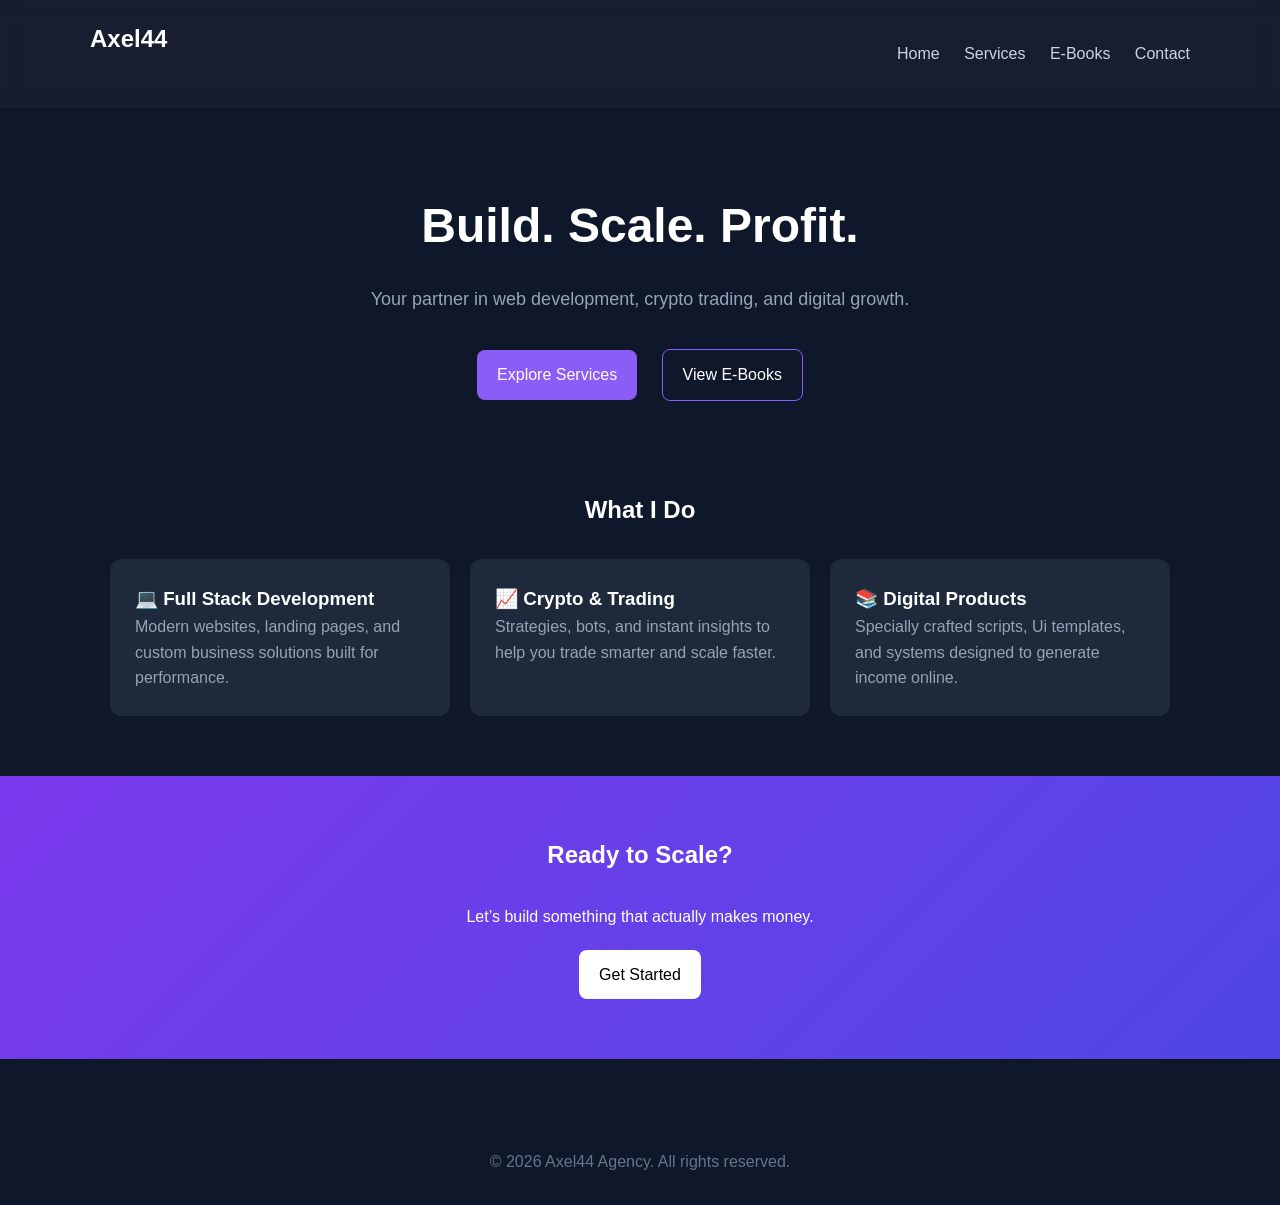
<file: index.html>
<!DOCTYPE html>
<html lang="en">
<head>
  <meta charset="UTF-8">
  <meta name="viewport" content="width=device-width, initial-scale=1.0">
  <title>Axel44 Agency</title>
  <link rel="stylesheet" href="style.css">
</head>
<body>

  <!-- NAV -->
  <header>
    <div class="container nav">
      <h2 class="logo">Axel44</h2>
      <div class="links">
        <a href="#">Home</a>
        <a href="#services">Services</a>
        <a href="#">E-Books</a>
        <a href="#">Contact</a>
      </div>
    </div>
  </header>

  <!-- HERO -->
  <section class="hero container">
    <h1>Build. Scale. Profit.</h1>
    <p>Your partner in web development, crypto trading, and digital growth.</p>
    <div class="cta">
      <a href="#">Explore Services</a>
      <a href="#" class="secondary">View E-Books</a>
    </div>
  </section>

  <!-- SERVICES -->
  <section id="services" class="container">
    <h2>What I Do</h2>

    <div class="services">

      <div class="card">
        <h3>💻 Full Stack Development</h3>
        <p>Modern websites, landing pages, and custom business solutions built for performance.</p>
      </div>

      <div class="card">
        <h3>📈 Crypto & Trading</h3>
        <p>Strategies, bots, and instant insights to help you trade smarter and scale faster.</p>
      </div>

      <div class="card">
        <h3>📚 Digital Products</h3>
        <p>Specially crafted scripts, Ui templates, and systems designed to generate income online.</p>
      </div>

    </div>
  </section>

  <!-- CTA -->
  <section class="cta-section">
    <div class="container">
      <h2>Ready to Scale?</h2>
      <p>Let’s build something that actually makes money.</p>
      <a href="#">Get Started</a>
    </div>
  </section>

  <!-- FOOTER -->
  <footer>
    <p>© 2026 Axel44 Agency. All rights reserved.</p>
  </footer>

</body>
</html>
</file>
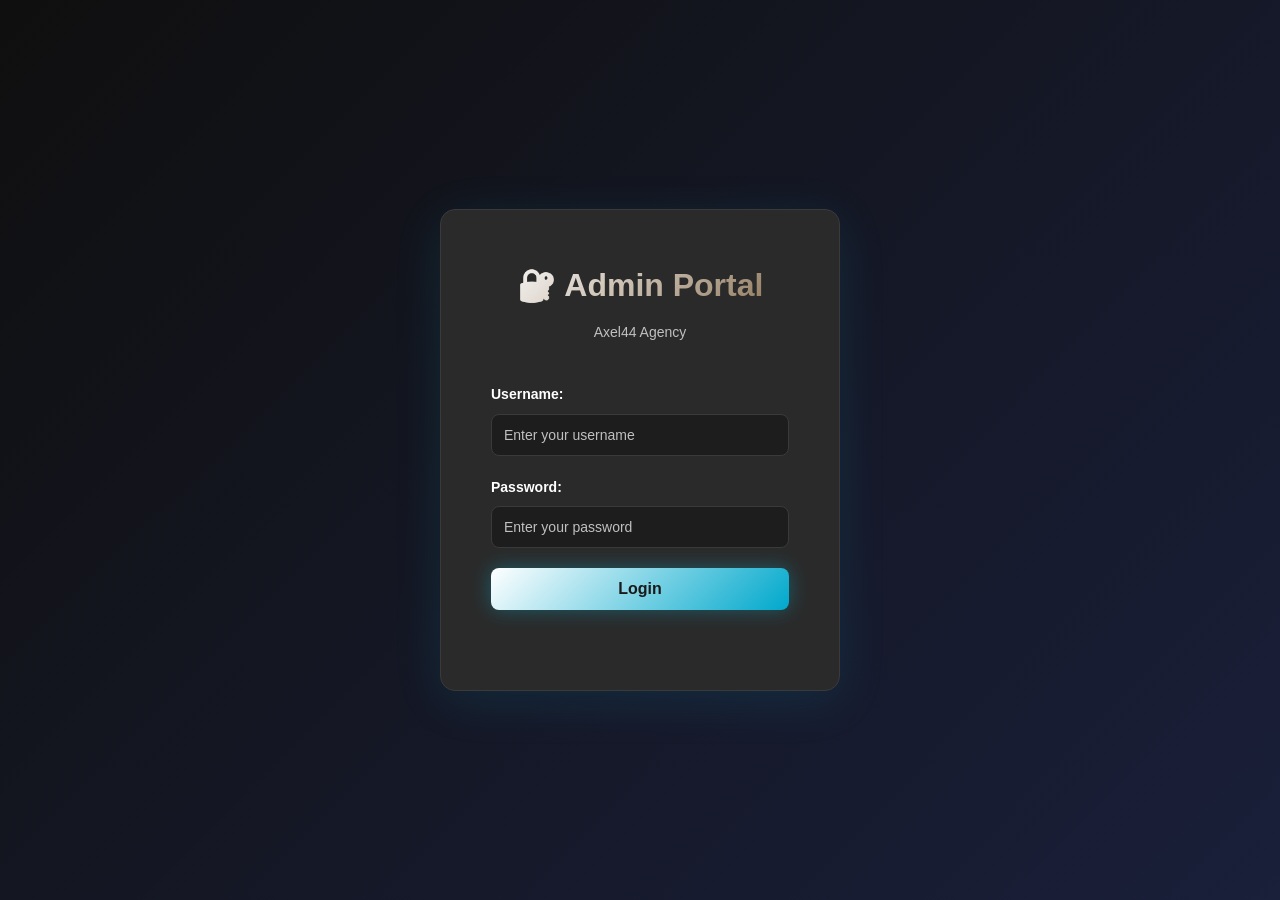
<file: admin-dashboard.html>
<!DOCTYPE html>
<html lang="en">
<head>
    <meta charset="UTF-8">
    <meta name="viewport" content="width=device-width, initial-scale=1.0">
    <title>Admin Dashboard - Axel44 Agency</title>
    <link rel="stylesheet" href="admin-style.css">
</head>
<body>
    <div class="dashboard-wrapper">
        <!-- Sidebar Navigation -->
        <aside class="sidebar">
            <div class="sidebar-header">
                <h2>💼 Axel44</h2>
            </div>
            <nav class="sidebar-nav">
                <a href="#dashboard" class="nav-item active">📊 Dashboard</a>
                <a href="#analytics" class="nav-item">📈 Analytics</a>
                <a href="#ebooks" class="nav-item">📚 E-Books</a>
                <a href="#services" class="nav-item">🎯 Services</a>
                <a href="#profile" class="nav-item">👤 Profile</a>
            </nav>
            <button id="logoutBtn" class="btn-logout">🚪 Logout</button>
        </aside>

        <!-- Main Dashboard Content -->
        <main class="dashboard-content">
            <!-- Header -->
            <header class="dashboard-header">
                <h1 id="welcomeMessage">Welcome, alx!</h1>
                <div class="header-right">
                    <div class="datetime-display">
                        <div id="currentDate">Loading date...</div>
                        <div id="currentTime">Loading time...</div>
                    </div>
                </div>
            </header>

            <!-- Dashboard Grid -->
            <div class="dashboard-grid">
                <!-- Welcome Card -->
                <div class="dashboard-card welcome-card">
                    <div class="card-header">
                        <h2>Welcome Back</h2>
                    </div>
                    <div class="card-content">
                        <p>You have successfully logged into the Axel44 Agency Admin Dashboard.</p>
                        <p>Monitor your business metrics, manage your services, and track your e-book sales from this central hub.</p>
                    </div>
                </div>

                <!-- Stats Cards -->
                <div class="dashboard-card stat-card">
                    <div class="stat-icon">📚</div>
                    <div class="stat-content">
                        <h3>Active E-Books</h3>
                        <p class="stat-number">6</p>
                    </div>
                </div>

                <div class="dashboard-card stat-card">
                    <div class="stat-icon">🎯</div>
                    <div class="stat-content">
                        <h3>Services Offered</h3>
                        <p class="stat-number">6</p>
                    </div>
                </div>

                <div class="dashboard-card stat-card">
                    <div class="stat-icon">💰</div>
                    <div class="stat-content">
                        <h3>Total Revenue</h3>
                        <p class="stat-number">$12.5K</p>
                    </div>
                </div>

                <!-- Quick Actions -->
                <div class="dashboard-card quick-actions">
                    <h3>Quick Actions</h3>
                    <div class="action-buttons">
                        <button class="action-btn">Add New E-Book</button>
                        <button class="action-btn">View Analytics</button>
                        <button class="action-btn">Manage Services</button>
                        <button class="action-btn">View Orders</button>
                    </div>
                </div>

                <!-- Activity Feed -->
                <div class="dashboard-card activity">
                    <h3>Recent Activity</h3>
                    <div class="activity-list">
                        <div class="activity-item">
                            <span class="activity-time">Today</span>
                            <p>3 new e-book purchases</p>
                        </div>
                        <div class="activity-item">
                            <span class="activity-time">Today</span>
                            <p>Updated social media strategy</p>
                        </div>
                        <div class="activity-item">
                            <span class="activity-time">Yesterday</span>
                            <p>Published new blog post</p>
                        </div>
                        <div class="activity-item">
                            <span class="activity-time">2 days ago</span>
                            <p>Completed client project</p>
                        </div>
                    </div>
                </div>

                <!-- Services Overview -->
                <div class="dashboard-card services-overview">
                    <h3>Services Overview</h3>
                    <div class="services-list">
                        <div class="service-item">
                            <span>💻 Web Development</span>
                            <span class="badge">Active</span>
                        </div>
                        <div class="service-item">
                            <span>📱 Social Media</span>
                            <span class="badge">Active</span>
                        </div>
                        <div class="service-item">
                            <span>₿ Crypto Trading</span>
                            <span class="badge">Active</span>
                        </div>
                        <div class="service-item">
                            <span>📊 Marketing</span>
                            <span class="badge">Active</span>
                        </div>
                        <div class="service-item">
                            <span>🤖 Prompt Engineering</span>
                            <span class="badge">Active</span>
                        </div>
                        <div class="service-item">
                            <span>📚 E-Books</span>
                            <span class="badge">Active</span>
                        </div>
                    </div>
                </div>
            </div>
        </main>
    </div>

    <script src="admin.js"></script>
</body>
</html>
</file>
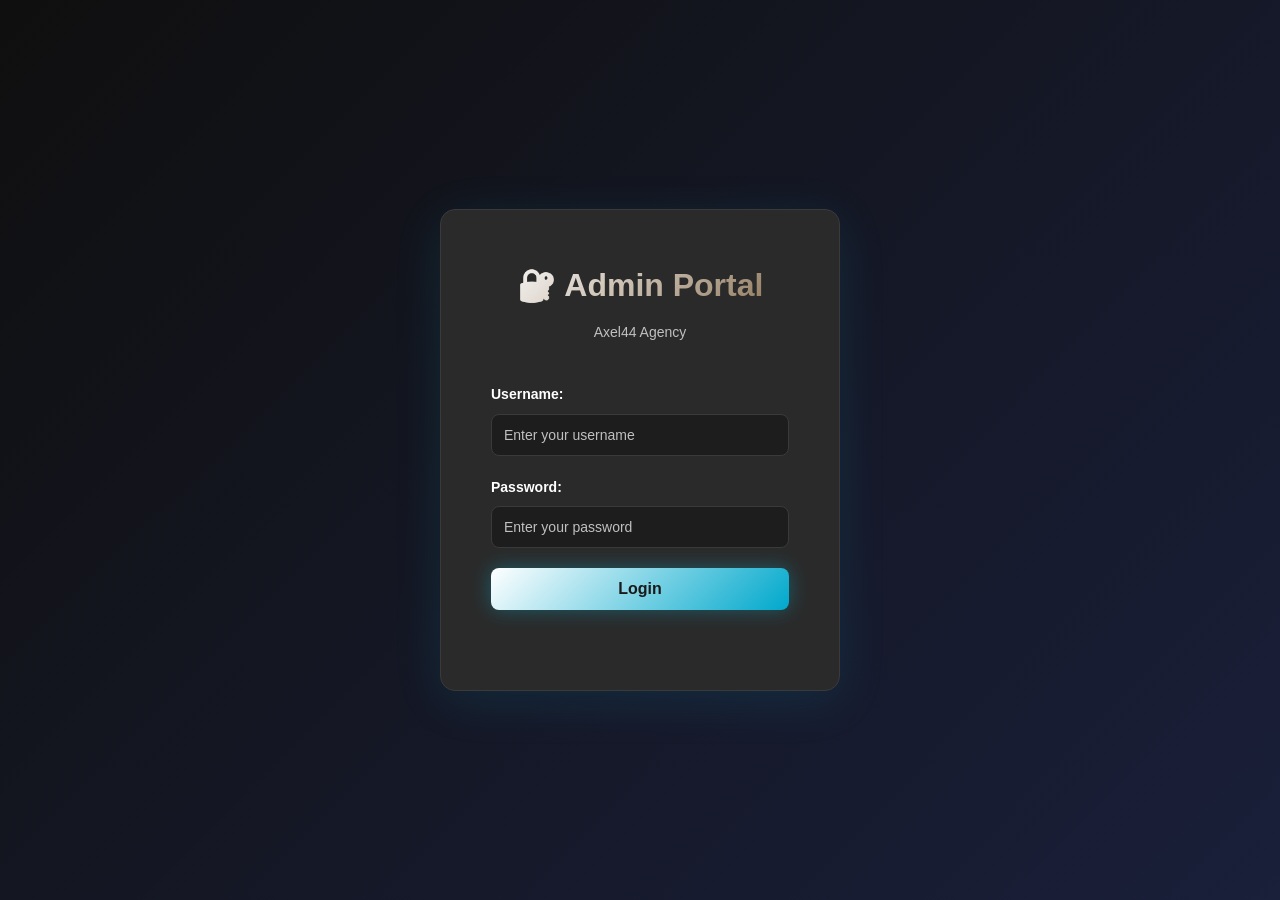
<file: admin-login.html>
<!DOCTYPE html>
<html lang="en">
<head>
    <meta charset="UTF-8">
    <meta name="viewport" content="width=device-width, initial-scale=1.0">
    <title>Admin Login - Axel44 Agency</title>
    <link rel="stylesheet" href="admin-style.css">
</head>
<body>
    <div class="admin-container">
        <div class="login-box">
            <div class="login-header">
                <h1>🔐 Admin Portal</h1>
                <p>Axel44 Agency</p>
            </div>

            <form id="adminLoginForm" class="login-form">
                <div class="form-group">
                    <label for="adminUsername">Username:</label>
                    <input 
                        type="text" 
                        id="adminUsername" 
                        name="username" 
                        placeholder="Enter your username" 
                        required
                    >
                </div>

                <div class="form-group">
                    <label for="adminPassword">Password:</label>
                    <input 
                        type="password" 
                        id="adminPassword" 
                        name="password" 
                        placeholder="Enter your password" 
                        required
                    >
                </div>

                <button type="submit" class="btn-login">Login</button>
            </form>

            
        </div>
    </div>

    <script src="admin.js"></script>
</body>
</html>
</file>
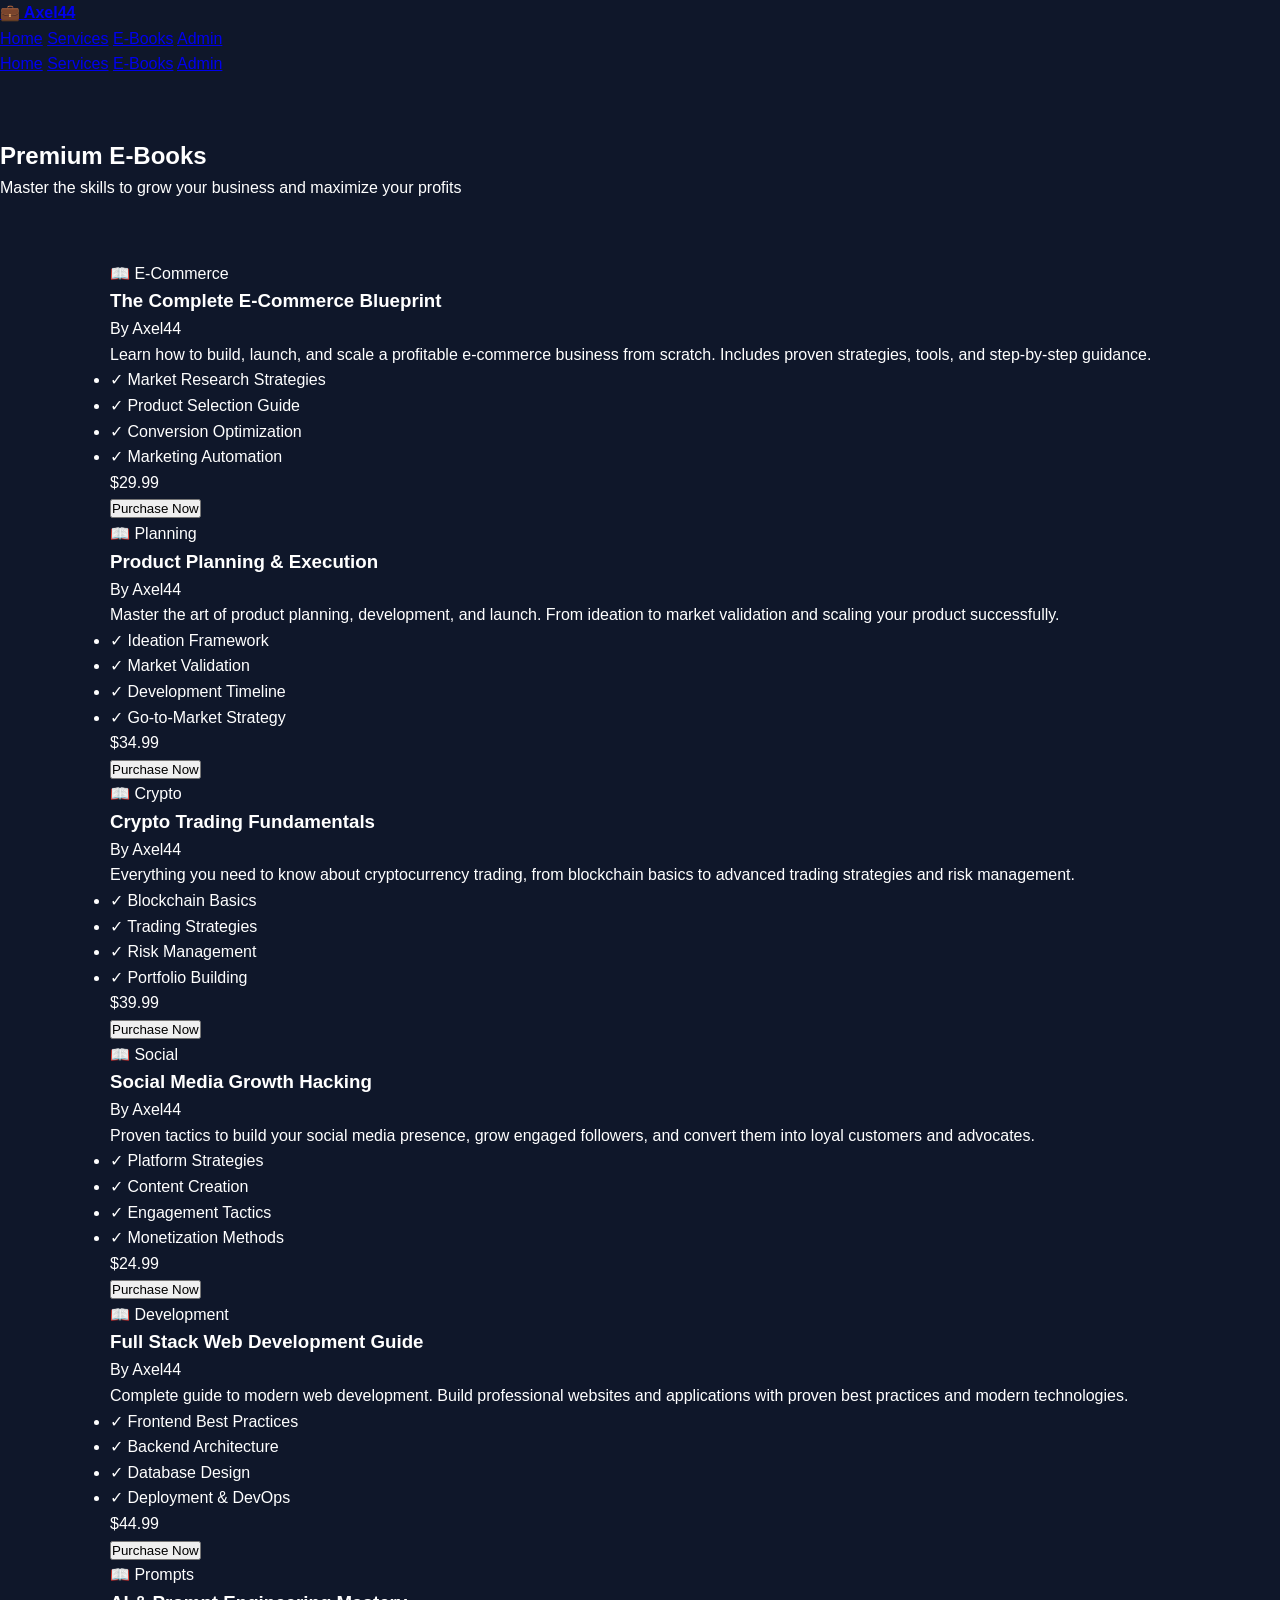
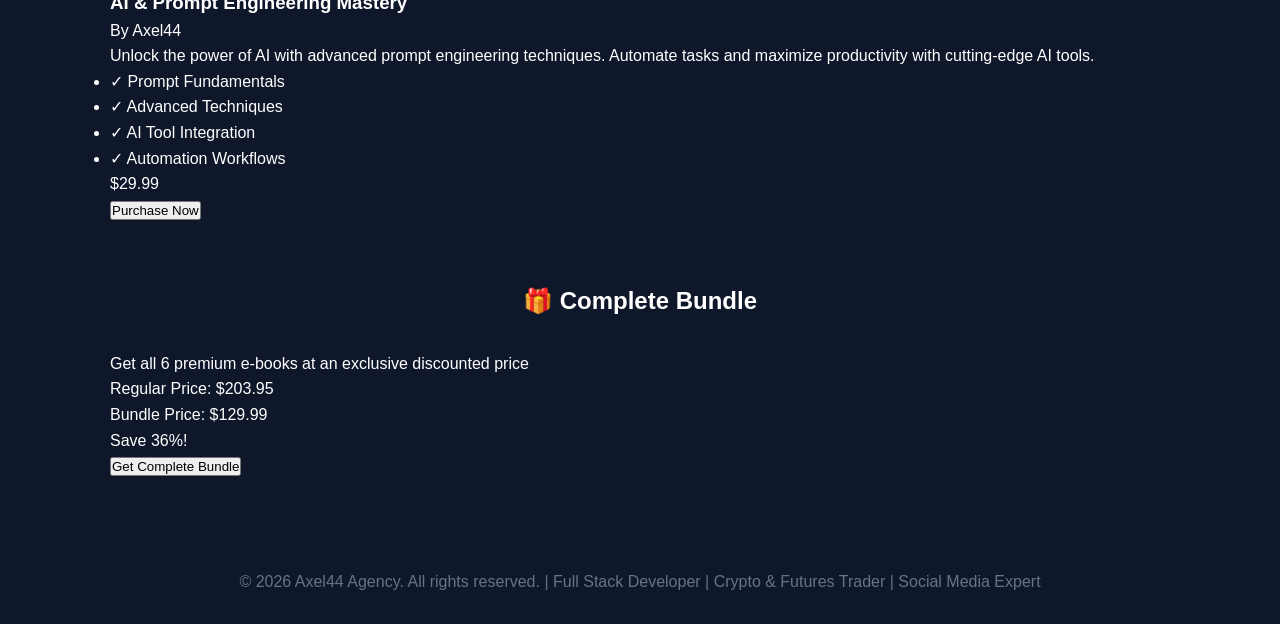
<file: ebooks.html>
<!DOCTYPE html>
<html lang="en">
<head>
    <meta charset="UTF-8">
    <meta name="viewport" content="width=device-width, initial-scale=1.0">
    <title>Premium E-Books - Axel44 Agency</title>
    <link rel="stylesheet" href="style.css">
</head>
<body>
    <!-- Navigation Bar -->
    <nav class="navbar">
        <div class="nav-container">
            <div class="logo">
                <a href="index.html">💼 Axel44</a>
            </div>
            <div class="nav-links">
                <a href="index.html">Home</a>
                <a href="services.html">Services</a>
                <a href="ebooks.html" class="active">E-Books</a>
                <a href="admin-login.html" class="admin-link">Admin</a>
            </div>
            <div class="hamburger" id="hamburger">
                <span></span>
                <span></span>
                <span></span>
            </div>
        </div>
    </nav>

    <!-- Mobile Navigation -->
    <div class="mobile-nav" id="mobileNav">
        <a href="index.html">Home</a>
        <a href="services.html">Services</a>
        <a href="ebooks.html" class="active">E-Books</a>
        <a href="admin-login.html">Admin</a>
    </div>

    <!-- Page Header -->
    <section class="page-header">
        <h1>Premium E-Books</h1>
        <p>Master the skills to grow your business and maximize your profits</p>
    </section>

    <!-- E-Books Container -->
    <section class="ebooks-section">
        <div class="container">
            <div class="ebooks-grid">
                <!-- E-Book 1 -->
                <div class="ebook-card">
                    <div class="ebook-cover">📖 E-Commerce</div>
                    <h3>The Complete E-Commerce Blueprint</h3>
                    <p class="author">By Axel44</p>
                    <p class="description">Learn how to build, launch, and scale a profitable e-commerce business from scratch. Includes proven strategies, tools, and step-by-step guidance.</p>
                    <ul class="ebook-features">
                        <li>✓ Market Research Strategies</li>
                        <li>✓ Product Selection Guide</li>
                        <li>✓ Conversion Optimization</li>
                        <li>✓ Marketing Automation</li>
                    </ul>
                    <p class="price">$29.99</p>
                    <button class="btn btn-secondary btn-purchase">Purchase Now</button>
                </div>

                <!-- E-Book 2 -->
                <div class="ebook-card">
                    <div class="ebook-cover">📖 Planning</div>
                    <h3>Product Planning & Execution</h3>
                    <p class="author">By Axel44</p>
                    <p class="description">Master the art of product planning, development, and launch. From ideation to market validation and scaling your product successfully.</p>
                    <ul class="ebook-features">
                        <li>✓ Ideation Framework</li>
                        <li>✓ Market Validation</li>
                        <li>✓ Development Timeline</li>
                        <li>✓ Go-to-Market Strategy</li>
                    </ul>
                    <p class="price">$34.99</p>
                    <button class="btn btn-secondary btn-purchase">Purchase Now</button>
                </div>

                <!-- E-Book 3 -->
                <div class="ebook-card">
                    <div class="ebook-cover">📖 Crypto</div>
                    <h3>Crypto Trading Fundamentals</h3>
                    <p class="author">By Axel44</p>
                    <p class="description">Everything you need to know about cryptocurrency trading, from blockchain basics to advanced trading strategies and risk management.</p>
                    <ul class="ebook-features">
                        <li>✓ Blockchain Basics</li>
                        <li>✓ Trading Strategies</li>
                        <li>✓ Risk Management</li>
                        <li>✓ Portfolio Building</li>
                    </ul>
                    <p class="price">$39.99</p>
                    <button class="btn btn-secondary btn-purchase">Purchase Now</button>
                </div>

                <!-- E-Book 4 -->
                <div class="ebook-card">
                    <div class="ebook-cover">📖 Social</div>
                    <h3>Social Media Growth Hacking</h3>
                    <p class="author">By Axel44</p>
                    <p class="description">Proven tactics to build your social media presence, grow engaged followers, and convert them into loyal customers and advocates.</p>
                    <ul class="ebook-features">
                        <li>✓ Platform Strategies</li>
                        <li>✓ Content Creation</li>
                        <li>✓ Engagement Tactics</li>
                        <li>✓ Monetization Methods</li>
                    </ul>
                    <p class="price">$24.99</p>
                    <button class="btn btn-secondary btn-purchase">Purchase Now</button>
                </div>

                <!-- E-Book 5 -->
                <div class="ebook-card">
                    <div class="ebook-cover">📖 Development</div>
                    <h3>Full Stack Web Development Guide</h3>
                    <p class="author">By Axel44</p>
                    <p class="description">Complete guide to modern web development. Build professional websites and applications with proven best practices and modern technologies.</p>
                    <ul class="ebook-features">
                        <li>✓ Frontend Best Practices</li>
                        <li>✓ Backend Architecture</li>
                        <li>✓ Database Design</li>
                        <li>✓ Deployment & DevOps</li>
                    </ul>
                    <p class="price">$44.99</p>
                    <button class="btn btn-secondary btn-purchase">Purchase Now</button>
                </div>

                <!-- E-Book 6 -->
                <div class="ebook-card">
                    <div class="ebook-cover">📖 Prompts</div>
                    <h3>AI & Prompt Engineering Mastery</h3>
                    <p class="author">By Axel44</p>
                    <p class="description">Unlock the power of AI with advanced prompt engineering techniques. Automate tasks and maximize productivity with cutting-edge AI tools.</p>
                    <ul class="ebook-features">
                        <li>✓ Prompt Fundamentals</li>
                        <li>✓ Advanced Techniques</li>
                        <li>✓ AI Tool Integration</li>
                        <li>✓ Automation Workflows</li>
                    </ul>
                    <p class="price">$29.99</p>
                    <button class="btn btn-secondary btn-purchase">Purchase Now</button>
                </div>
            </div>
        </div>
    </section>

    <!-- Bundle Offer -->
    <section class="bundle-offer">
        <div class="container">
            <h2>🎁 Complete Bundle</h2>
            <p>Get all 6 premium e-books at an exclusive discounted price</p>
            <div class="bundle-content">
                <p class="regular-price">Regular Price: $203.95</p>
                <p class="bundle-price">Bundle Price: $129.99</p>
                <p class="savings">Save 36%!</p>
                <button class="btn btn-primary">Get Complete Bundle</button>
            </div>
        </div>
    </section>

    <!-- Footer -->
    <footer class="footer">
        <div class="footer-content">
            <p>&copy; 2026 Axel44 Agency. All rights reserved. | Full Stack Developer | Crypto & Futures Trader | Social Media Expert</p>
        </div>
    </footer>

    <script src="main.js"></script>
</body>
</html>
</file>
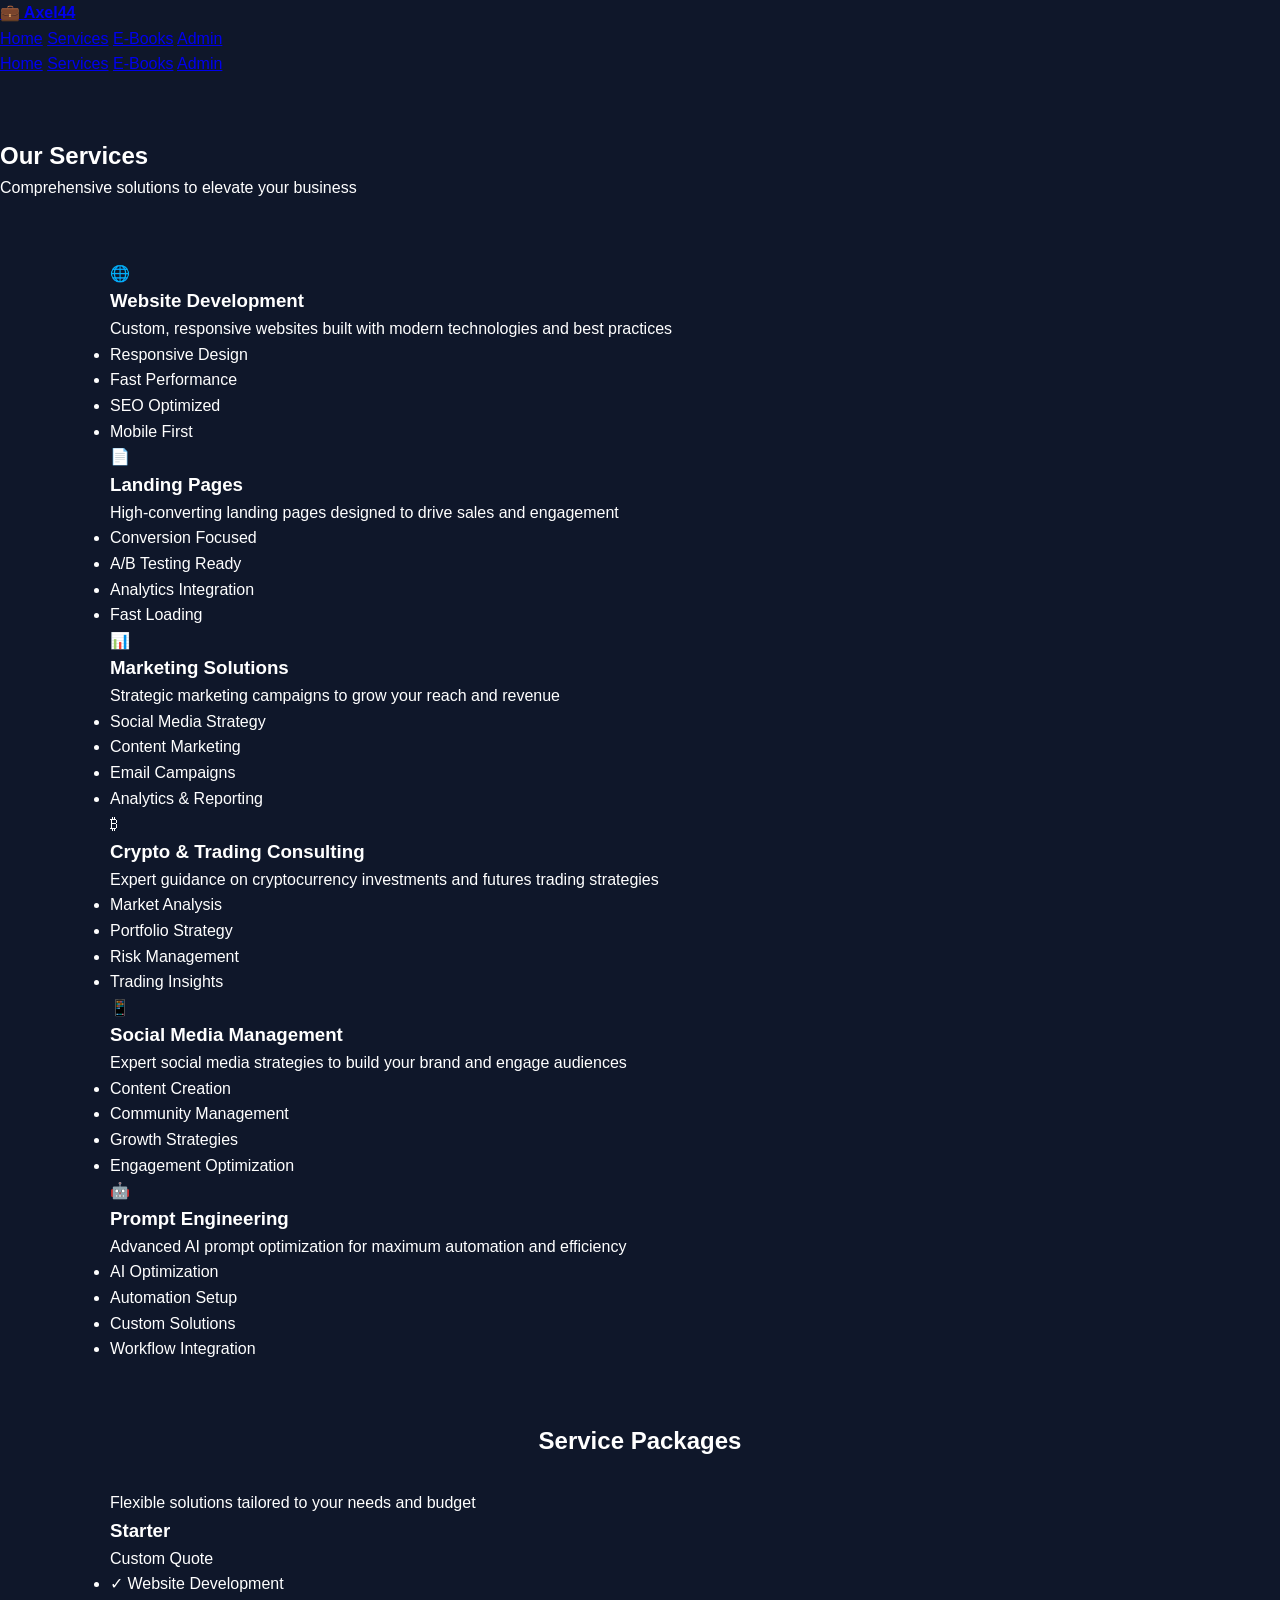
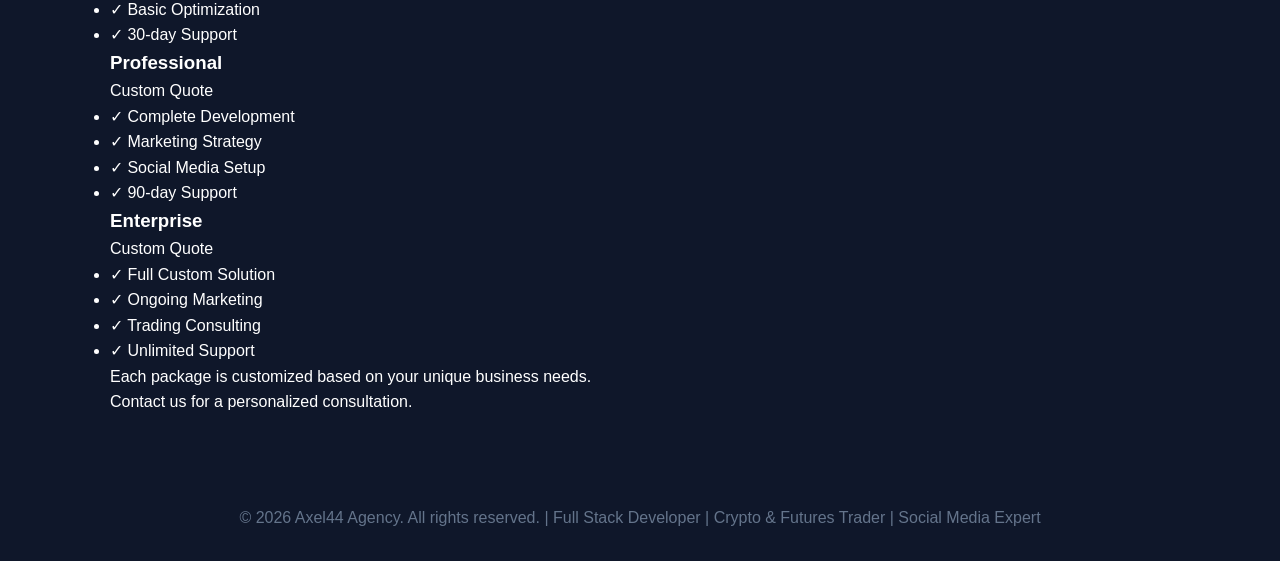
<file: services.html>
<!DOCTYPE html>
<html lang="en">
<head>
    <meta charset="UTF-8">
    <meta name="viewport" content="width=device-width, initial-scale=1.0">
    <title>Services - Axel44 Agency</title>
    <link rel="stylesheet" href="style.css">
</head>
<body>
    <!-- Navigation Bar -->
    <nav class="navbar">
        <div class="nav-container">
            <div class="logo">
                <a href="index.html">💼 Axel44</a>
            </div>
            <div class="nav-links">
                <a href="index.html">Home</a>
                <a href="services.html" class="active">Services</a>
                <a href="ebooks.html">E-Books</a>
                <a href="admin-login.html" class="admin-link">Admin</a>
            </div>
            <div class="hamburger" id="hamburger">
                <span></span>
                <span></span>
                <span></span>
            </div>
        </div>
    </nav>

    <!-- Mobile Navigation -->
    <div class="mobile-nav" id="mobileNav">
        <a href="index.html">Home</a>
        <a href="services.html" class="active">Services</a>
        <a href="ebooks.html">E-Books</a>
        <a href="admin-login.html">Admin</a>
    </div>

    <!-- Page Header -->
    <section class="page-header">
        <h1>Our Services</h1>
        <p>Comprehensive solutions to elevate your business</p>
    </section>

    <!-- Services Container -->
    <section class="services-section">
        <div class="container">
            <div class="services-grid">
                <!-- Web Development -->
                <div class="service-card">
                    <div class="service-icon">🌐</div>
                    <h3>Website Development</h3>
                    <p>Custom, responsive websites built with modern technologies and best practices</p>
                    <ul>
                        <li>Responsive Design</li>
                        <li>Fast Performance</li>
                        <li>SEO Optimized</li>
                        <li>Mobile First</li>
                    </ul>
                </div>

                <!-- Online Pages -->
                <div class="service-card">
                    <div class="service-icon">📄</div>
                    <h3>Landing Pages</h3>
                    <p>High-converting landing pages designed to drive sales and engagement</p>
                    <ul>
                        <li>Conversion Focused</li>
                        <li>A/B Testing Ready</li>
                        <li>Analytics Integration</li>
                        <li>Fast Loading</li>
                    </ul>
                </div>

                <!-- Marketing Solutions -->
                <div class="service-card">
                    <div class="service-icon">📊</div>
                    <h3>Marketing Solutions</h3>
                    <p>Strategic marketing campaigns to grow your reach and revenue</p>
                    <ul>
                        <li>Social Media Strategy</li>
                        <li>Content Marketing</li>
                        <li>Email Campaigns</li>
                        <li>Analytics & Reporting</li>
                    </ul>
                </div>

                <!-- Crypto & Trading Consulting -->
                <div class="service-card">
                    <div class="service-icon">₿</div>
                    <h3>Crypto & Trading Consulting</h3>
                    <p>Expert guidance on cryptocurrency investments and futures trading strategies</p>
                    <ul>
                        <li>Market Analysis</li>
                        <li>Portfolio Strategy</li>
                        <li>Risk Management</li>
                        <li>Trading Insights</li>
                    </ul>
                </div>

                <!-- Social Media Management -->
                <div class="service-card">
                    <div class="service-icon">📱</div>
                    <h3>Social Media Management</h3>
                    <p>Expert social media strategies to build your brand and engage audiences</p>
                    <ul>
                        <li>Content Creation</li>
                        <li>Community Management</li>
                        <li>Growth Strategies</li>
                        <li>Engagement Optimization</li>
                    </ul>
                </div>

                <!-- Prompt Engineering -->
                <div class="service-card">
                    <div class="service-icon">🤖</div>
                    <h3>Prompt Engineering</h3>
                    <p>Advanced AI prompt optimization for maximum automation and efficiency</p>
                    <ul>
                        <li>AI Optimization</li>
                        <li>Automation Setup</li>
                        <li>Custom Solutions</li>
                        <li>Workflow Integration</li>
                    </ul>
                </div>
            </div>
        </div>
    </section>

    <!-- Package Info -->
    <section class="packages">
        <div class="container">
            <h2>Service Packages</h2>
            <p class="subtitle">Flexible solutions tailored to your needs and budget</p>
            <div class="packages-grid">
                <div class="package">
                    <h3>Starter</h3>
                    <p class="price">Custom Quote</p>
                    <ul>
                        <li>✓ Website Development</li>
                        <li>✓ Basic Optimization</li>
                        <li>✓ 30-day Support</li>
                    </ul>
                </div>
                <div class="package featured">
                    <h3>Professional</h3>
                    <p class="price">Custom Quote</p>
                    <ul>
                        <li>✓ Complete Development</li>
                        <li>✓ Marketing Strategy</li>
                        <li>✓ Social Media Setup</li>
                        <li>✓ 90-day Support</li>
                    </ul>
                </div>
                <div class="package">
                    <h3>Enterprise</h3>
                    <p class="price">Custom Quote</p>
                    <ul>
                        <li>✓ Full Custom Solution</li>
                        <li>✓ Ongoing Marketing</li>
                        <li>✓ Trading Consulting</li>
                        <li>✓ Unlimited Support</li>
                    </ul>
                </div>
            </div>
            <div class="contact-cta">
                <p>Each package is customized based on your unique business needs.</p>
                <p>Contact us for a personalized consultation.</p>
            </div>
        </div>
    </section>

    <!-- Footer -->
    <footer class="footer">
        <div class="footer-content">
            <p>&copy; 2026 Axel44 Agency. All rights reserved. | Full Stack Developer | Crypto & Futures Trader | Social Media Expert</p>
        </div>
    </footer>

    <script src="main.js"></script>
</body>
</html>
</file>
<file: style.css>
/* RESET */
* {
  margin: 0;
  padding: 0;
  box-sizing: border-box;
}

/* BODY */
body {
  font-family: -apple-system, BlinkMacSystemFont, "Segoe UI", Roboto, sans-serif;
  background: #0f172a;
  color: #fff;
  line-height: 1.6;
}

/* CONTAINER */
.container {
  max-width: 1100px;
  margin: auto;
  padding: 0 20px;
}

/* NAV */
header {
  background: rgba(255,255,255,0.03);
  backdrop-filter: blur(10px);
}

.nav {
  display: flex;
  justify-content: space-between;
  align-items: center;
  padding: 20px 0;
}

.logo {
  font-weight: bold;
}

.links a {
  color: #cbd5e1;
  margin-left: 20px;
  text-decoration: none;
  transition: 0.3s;
}

.links a:hover {
  color: #fff;
}

/* HERO */
.hero {
  text-align: center;
  padding: 80px 0;
}

.hero h1 {
  font-size: 48px;
  margin-bottom: 20px;
}

.hero p {
  color: #94a3b8;
  font-size: 18px;
}

.cta {
  margin-top: 25px;
}

.cta a {
  display: inline-block;
  padding: 12px 20px;
  margin: 10px;
  border-radius: 8px;
  background: #8b5cf6;
  color: white;
  text-decoration: none;
  transition: 0.3s;
}

.cta a:hover {
  background: #7c3aed;
}

.cta .secondary {
  background: transparent;
  border: 1px solid #8b5cf6;
}

/* SERVICES */
section {
  margin: 60px 0;
}

h2 {
  text-align: center;
  margin-bottom: 30px;
}

.services {
  display: grid;
  grid-template-columns: repeat(auto-fit, minmax(250px, 1fr));
  gap: 20px;
}

.card {
  background: #1e293b;
  padding: 25px;
  border-radius: 12px;
  transition: 0.3s;
}

.card:hover {
  transform: translateY(-5px);
}

.card p {
  color: #94a3b8;
}

/* CTA SECTION */
.cta-section {
  background: linear-gradient(135deg, #7c3aed, #4f46e5);
  text-align: center;
  padding: 60px 20px;
}

.cta-section a {
  display: inline-block;
  margin-top: 20px;
  background: white;
  color: #000;
  padding: 12px 20px;
  border-radius: 8px;
  text-decoration: none;
}

/* FOOTER */
footer {
  text-align: center;
  padding: 30px;
  color: #64748b;
}

/* MOBILE */
@media (max-width: 768px) {
  .hero h1 {
    font-size: 32px;
  }

  .nav {
    flex-direction: column;
  }

  .links {
    margin-top: 10px;
  }
}
</file>
<file: admin-style.css>
/* ==========================================
   Axel44 Agency - Admin Styles
   Modern Dark Theme Admin Dashboard
   ========================================== */

* {
    margin: 0;
    padding: 0;
    box-sizing: border-box;
}

:root {
    --primary-color: #ffffff;
    --secondary-color: #8b7355;
    --accent-color: #ffffff;
    --dark-bg: #1a1a1a;
    --darker-bg: #0f0f0f;
    --card-bg: #2a2a2a;
    --text-light: #ffffff;
    --text-muted: #c0c0c0;
    --success-color: #a8b88a;
    --warning-color: #cc9966;
    --danger-color: #8b4545;
    --border-color: #3a3a3a;
    --sidebar-width: 280px;
}

html, body {
    font-family: 'Segoe UI', Tahoma, Geneva, Verdana, sans-serif;
    background-color: var(--dark-bg);
    color: var(--text-light);
    line-height: 1.6;
    height: 100%;
}

/* ==========================================
   Admin Login Page
   ========================================== */

.admin-container {
    width: 100%;
    height: 100vh;
    display: flex;
    align-items: center;
    justify-content: center;
    background: linear-gradient(135deg, var(--darker-bg) 0%, #1a1f3a 100%);
}

.login-box {
    background: var(--card-bg);
    padding: 50px;
    border-radius: 15px;
    border: 1px solid var(--border-color);
    max-width: 400px;
    width: 90%;
    box-shadow: 0 10px 50px rgba(0, 212, 255, 0.1);
}

.login-header {
    text-align: center;
    margin-bottom: 40px;
}

.login-header h1 {
    font-size: 32px;
    background: linear-gradient(135deg, var(--primary-color) 0%, var(--secondary-color) 100%);
    -webkit-background-clip: text;
    -webkit-text-fill-color: transparent;
    background-clip: text;
    margin-bottom: 10px;
}

.login-header p {
    color: var(--text-muted);
    font-size: 14px;
}

/* ==========================================
   Login Form
   ========================================== */

.login-form {
    margin-bottom: 30px;
}

.form-group {
    margin-bottom: 20px;
}

.form-group label {
    display: block;
    margin-bottom: 8px;
    color: var(--primary-color);
    font-weight: 600;
    font-size: 14px;
}

.form-group input {
    width: 100%;
    padding: 12px;
    border: 1px solid var(--border-color);
    border-radius: 8px;
    background: rgba(0, 0, 0, 0.3);
    color: var(--text-light);
    font-size: 14px;
    transition: all 0.3s;
}

.form-group input:focus {
    outline: none;
    border-color: var(--primary-color);
    box-shadow: 0 0 10px rgba(0, 212, 255, 0.2);
}

.form-group input::placeholder {
    color: var(--text-muted);
}

.btn-login {
    width: 100%;
    padding: 12px;
    background: linear-gradient(135deg, var(--primary-color) 0%, #00a8cc 100%);
    color: var(--dark-bg);
    border: none;
    border-radius: 8px;
    font-weight: 600;
    font-size: 16px;
    cursor: pointer;
    transition: all 0.3s;
    box-shadow: 0 0 20px rgba(0, 212, 255, 0.3);
}

.btn-login:hover {
    transform: translateY(-2px);
    box-shadow: 0 0 30px rgba(0, 212, 255, 0.5);
}

/* ==========================================
   Login Info
   ========================================== */

.login-info {
    background: rgba(0, 212, 255, 0.1);
    padding: 20px;
    border-radius: 8px;
    border: 1px solid var(--border-color);
    text-align: center;
}

.info-note {
    color: var(--text-muted);
    font-size: 12px;
    margin-bottom: 10px;
}

.credentials {
    color: var(--text-light);
    font-size: 13px;
    margin: 5px 0;
}

.credentials strong {
    color: var(--primary-color);
}

/* ==========================================
   Dashboard Layout
   ========================================== */

.dashboard-wrapper {
    display: flex;
    height: 100vh;
    background-color: var(--dark-bg);
}

/* ==========================================
   Sidebar
   ========================================== */

.sidebar {
    width: var(--sidebar-width);
    background: linear-gradient(135deg, var(--darker-bg) 0%, #1a1f3a 100%);
    border-right: 1px solid var(--border-color);
    padding: 20px;
    overflow-y: auto;
    display: flex;
    flex-direction: column;
}

.sidebar-header {
    margin-bottom: 30px;
    padding-bottom: 20px;
    border-bottom: 1px solid var(--border-color);
}

.sidebar-header h2 {
    font-size: 20px;
    background: linear-gradient(135deg, var(--primary-color) 0%, var(--secondary-color) 100%);
    -webkit-background-clip: text;
    -webkit-text-fill-color: transparent;
    background-clip: text;
}

.sidebar-nav {
    flex: 1;
    display: flex;
    flex-direction: column;
    gap: 10px;
}

.nav-item {
    padding: 12px 15px;
    color: var(--text-light);
    text-decoration: none;
    border-radius: 8px;
    transition: all 0.3s;
    cursor: pointer;
    border: 1px solid transparent;
}

.nav-item:hover {
    background-color: var(--border-color);
    color: var(--primary-color);
    border-color: var(--primary-color);
}

.nav-item.active {
    background: linear-gradient(135deg, rgba(0, 212, 255, 0.1) 0%, rgba(255, 107, 157, 0.1) 100%);
    color: var(--primary-color);
    border-color: var(--primary-color);
}

.btn-logout {
    padding: 12px;
    background: linear-gradient(135deg, var(--danger-color) 0%, #ff1a5c 100%);
    color: white;
    border: none;
    border-radius: 8px;
    font-weight: 600;
    cursor: pointer;
    transition: all 0.3s;
    margin-top: auto;
}

.btn-logout:hover {
    transform: translateY(-2px);
    box-shadow: 0 0 20px rgba(255, 51, 102, 0.3);
}

/* ==========================================
   Dashboard Header
   ========================================== */

.dashboard-content {
    flex: 1;
    overflow-y: auto;
    padding: 30px;
}

.dashboard-header {
    display: flex;
    justify-content: space-between;
    align-items: center;
    margin-bottom: 30px;
    padding-bottom: 20px;
    border-bottom: 1px solid var(--border-color);
}

.dashboard-header h1 {
    font-size: 32px;
    background: linear-gradient(135deg, var(--primary-color) 0%, var(--secondary-color) 100%);
    -webkit-background-clip: text;
    -webkit-text-fill-color: transparent;
    background-clip: text;
}

.header-right {
    display: flex;
    gap: 20px;
    align-items: center;
}

.datetime-display {
    background: var(--card-bg);
    padding: 15px 20px;
    border-radius: 8px;
    border: 1px solid var(--border-color);
    text-align: right;
}

#currentDate {
    font-size: 14px;
    color: var(--primary-color);
    font-weight: 600;
}

#currentTime {
    font-size: 18px;
    color: var(--accent-color);
    font-weight: 600;
}

/* ==========================================
   Dashboard Grid
   ========================================== */

.dashboard-grid {
    display: grid;
    grid-template-columns: repeat(auto-fit, minmax(350px, 1fr));
    gap: 20px;
}

.dashboard-card {
    background: var(--card-bg);
    border: 1px solid var(--border-color);
    border-radius: 10px;
    padding: 25px;
    transition: all 0.3s;
}

.dashboard-card:hover {
    border-color: var(--primary-color);
    box-shadow: 0 10px 30px rgba(0, 212, 255, 0.1);
}

.dashboard-card .card-header {
    margin-bottom: 15px;
    padding-bottom: 15px;
    border-bottom: 1px solid var(--border-color);
}

.dashboard-card h2 {
    font-size: 22px;
    color: var(--primary-color);
}

.dashboard-card h3 {
    font-size: 18px;
    color: var(--primary-color);
    margin-bottom: 15px;
}

.welcome-card {
    grid-column: 1 / -1;
}

.welcome-card .card-content p {
    color: var(--text-muted);
    margin-bottom: 10px;
    line-height: 1.8;
}

/* ==========================================
   Stat Cards
   ========================================== */

.stat-card {
    display: flex;
    align-items: center;
    gap: 20px;
}

.stat-icon {
    font-size: 40px;
}

.stat-content h3 {
    margin: 0;
}

.stat-number {
    font-size: 28px;
    color: var(--accent-color);
    font-weight: bold;
    margin-top: 5px;
}

/* ==========================================
   Quick Actions
   ========================================== */

.quick-actions {
    grid-column: 1 / -1;
}

.action-buttons {
    display: grid;
    grid-template-columns: repeat(auto-fit, minmax(150px, 1fr));
    gap: 15px;
    margin-top: 15px;
}

.action-btn {
    padding: 12px;
    background: linear-gradient(135deg, rgba(0, 212, 255, 0.2) 0%, rgba(255, 107, 157, 0.2) 100%);
    border: 1px solid var(--border-color);
    color: var(--primary-color);
    border-radius: 8px;
    cursor: pointer;
    font-weight: 600;
    transition: all 0.3s;
}

.action-btn:hover {
    background: linear-gradient(135deg, var(--primary-color) 0%, var(--secondary-color) 100%);
    color: var(--dark-bg);
    border-color: var(--primary-color);
}

/* ==========================================
   Activity Feed
   ========================================== */

.activity {
    grid-column: 1 / -1;
}

.activity-list {
    display: flex;
    flex-direction: column;
    gap: 15px;
}

.activity-item {
    padding: 15px;
    background: rgba(0, 212, 255, 0.05);
    border-left: 3px solid var(--primary-color);
    border-radius: 5px;
    transition: all 0.3s;
}

.activity-item:hover {
    background: rgba(0, 212, 255, 0.1);
}

.activity-time {
    display: inline-block;
    background: var(--primary-color);
    color: var(--dark-bg);
    padding: 3px 8px;
    border-radius: 4px;
    font-size: 11px;
    font-weight: 600;
    margin-bottom: 5px;
}

.activity-item p {
    color: var(--text-light);
    margin: 0;
}

/* ==========================================
   Services Overview
   ========================================== */

.services-overview {
    grid-column: 1 / -1;
}

.services-list {
    display: grid;
    grid-template-columns: repeat(auto-fit, minmax(200px, 1fr));
    gap: 15px;
    margin-top: 15px;
}

.service-item {
    display: flex;
    justify-content: space-between;
    align-items: center;
    padding: 12px;
    background: rgba(0, 212, 255, 0.05);
    border: 1px solid var(--border-color);
    border-radius: 8px;
    transition: all 0.3s;
}

.service-item:hover {
    border-color: var(--primary-color);
    background: rgba(0, 212, 255, 0.1);
}

.badge {
    background: var(--success-color);
    color: var(--dark-bg);
    padding: 4px 12px;
    border-radius: 20px;
    font-size: 11px;
    font-weight: 600;
}

/* ==========================================
   Responsive Design
   ========================================== */

@media (max-width: 768px) {
    .dashboard-wrapper {
        flex-direction: column;
    }

    .sidebar {
        width: 100%;
        height: auto;
        border-right: none;
        border-bottom: 1px solid var(--border-color);
        display: flex;
        flex-direction: row;
        padding: 15px;
        justify-content: space-between;
        align-items: center;
        overflow-x: auto;
    }

    .sidebar-header {
        margin-bottom: 0;
        border-bottom: none;
        border-right: 1px solid var(--border-color);
        padding-right: 20px;
    }

    .sidebar-nav {
        flex-direction: row;
        gap: 5px;
        overflow-x: auto;
        flex: 1;
        margin: 0 20px;
    }

    .btn-logout {
        margin-top: 0;
    }

    .dashboard-content {
        padding: 20px;
    }

    .dashboard-header {
        flex-direction: column;
        align-items: flex-start;
        gap: 20px;
    }

    .header-right {
        width: 100%;
    }

    .datetime-display {
        width: 100%;
        text-align: center;
    }

    .dashboard-grid {
        grid-template-columns: 1fr;
    }

    .login-box {
        padding: 30px 20px;
    }

    .action-buttons {
        grid-template-columns: 1fr;
    }

    .services-list {
        grid-template-columns: 1fr;
    }
}

@media (max-width: 480px) {
    .sidebar {
        flex-direction: column;
        align-items: flex-start;
        gap: 15px;
    }

    .sidebar-header {
        border-bottom: 1px solid var(--border-color);
        border-right: none;
        padding-bottom: 15px;
        padding-right: 0;
        width: 100%;
    }

    .sidebar-nav {
        flex-direction: column;
        margin: 0;
        width: 100%;
    }

    .nav-item {
        width: 100%;
    }

    .btn-logout {
        width: 100%;
    }

    .dashboard-header h1 {
        font-size: 24px;
    }

    #currentTime {
        font-size: 16px;
    }

    .login-header h1 {
        font-size: 24px;
    }
}
</file>
